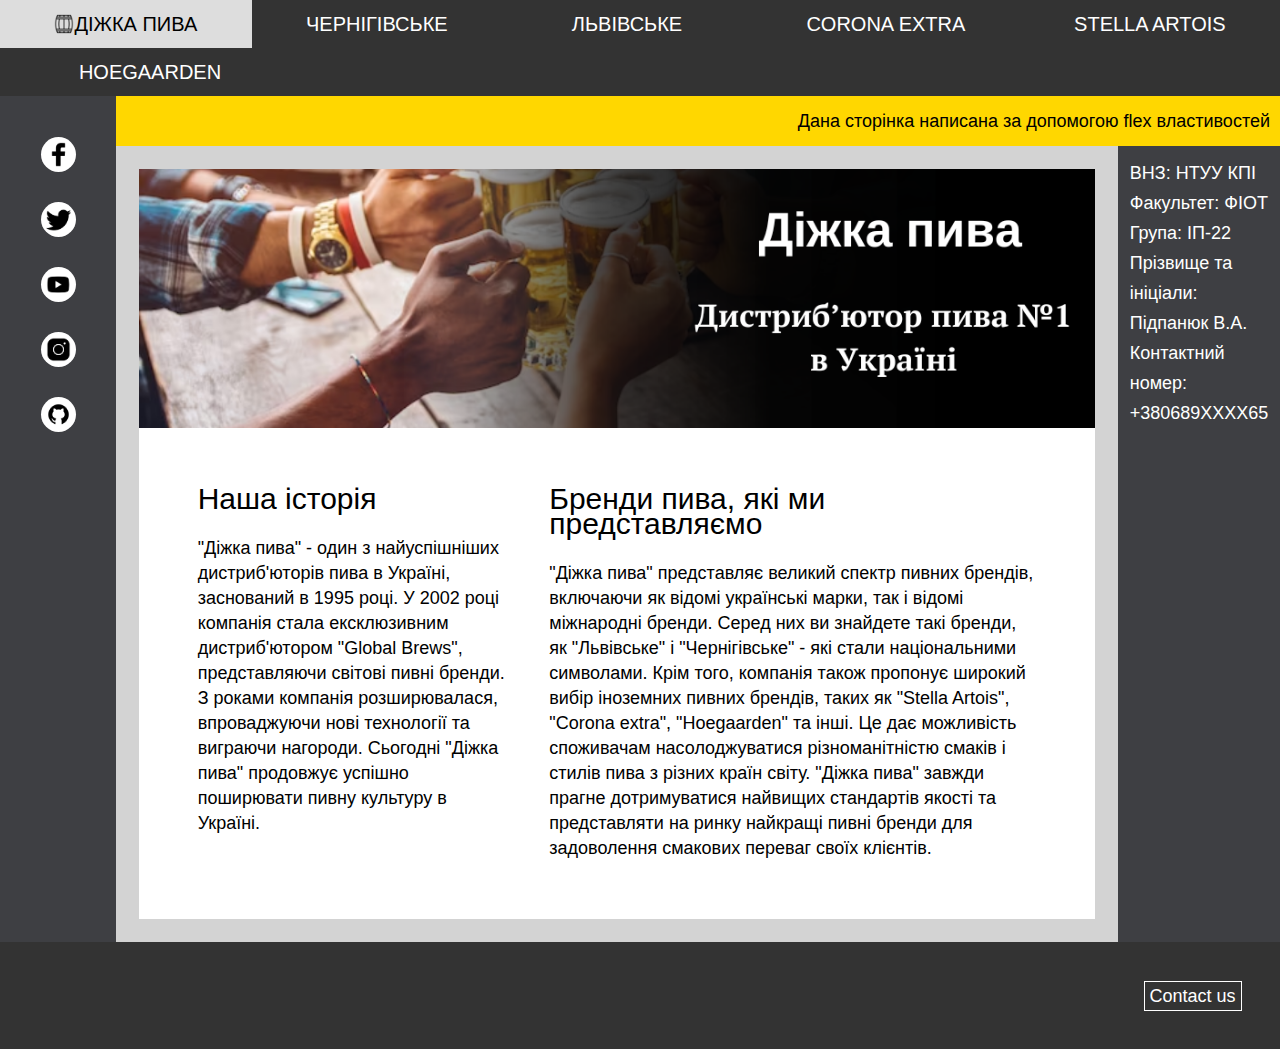
<file: index.html>
<!DOCTYPE html>
	<head>
		<title>title</title>
		<link rel="stylesheet" href="css/style.css" />
		<meta http-equiv="Content-type" content="text/html;charset=UTF-8" />
	</head>
	<body>
		<div class="content">
			<div class="navbar">
					<a href="index.html"><img src="img/icons8-wooden-beer-keg-100.png" alt="#">ДІЖКА ПИВА</a>
					<a href="chernihivske.html">ЧЕРНІГІВСЬКЕ</a>
					<a href="lvivske.html">ЛЬВІВСЬКЕ</a>
					<a href="corona.html">CORONA EXTRA</a>
					<a href="stella_artois.html">STELLA ARTOIS</a>
					<a href="hoegaarden.html">HOEGAARDEN</a>
			</div>
			<div class="row">
				<div class="block2">
					<div class="toolbar_item"><a class="icon" href="https://uk-ua.facebook.com/">
						<img src="img/icons8-facebook-500.png" alt="#">
					</a></div>
					<div class="toolbar_item"><a class="icon" href="https://twitter.com/" target="_blank">
						<img src="img/icons8-twitter-500.png" alt="#">
					</a></div>
					<div class="toolbar_item"><a class="icon" href="https://www.youtube.com/" target="_blank">
						<img src="img/icons8-youtube-500.png" alt="#">
					</a></div>
					<div class="toolbar_item"><a class="icon" href="https://www.instagram.com/" target="_blank">
						<img src="img/icons8-instagram-500.png" alt="#">
					</a></div>
					<div class="toolbar_item"><a class="icon" href="https://github.com/" target="_blank">
						<img src="img/icons8-github-512.png" alt="#">
					</a></div>

				</div>
				<div class="column">
					<div class="block3">
						Дана сторінка написана за допомогою flex властивостей
					</div>
					<div class="row">
						<div class="block4">
							<img src="img/mainwall.png" alt="#">
							<div class="main_text">
								<div class="main_text1">
									<h1>Наша історія</h1>
									<br>
									<b>
										"Діжка пива" - один з найуспішніших дистриб'юторів пива в Україні, заснований в 1995 році. У 2002 році компанія стала ексклюзивним дистриб'ютором "Global Brews", представляючи світові пивні бренди. З роками компанія розширювалася, впроваджуючи нові технології та виграючи нагороди. Сьогодні "Діжка пива" продовжує успішно поширювати пивну культуру в Україні.
									</b>	
								</div>
								<div class="main_text2">
									<h1>Бренди пива, які ми представляємо</h1>
								<br>
								<b>
									"Діжка пива" представляє великий спектр пивних брендів, включаючи як відомі українські марки, так і відомі міжнародні бренди. Серед них ви знайдете такі бренди, як "Львівське" і "Чернігівське" - які стали національними символами.

Крім того, компанія також пропонує широкий вибір іноземних пивних брендів, таких як "Stella Artois", "Corona extra", "Hoegaarden" та інші. Це дає можливість споживачам насолоджуватися різноманітністю смаків і стилів пива з різних країн світу.

"Діжка пива" завжди прагне дотримуватися найвищих стандартів якості та представляти на ринку найкращі пивні бренди для задоволення смакових переваг своїх клієнтів.
								</b>
								</div>
							</div>
						</div>
						<div class="block5">
							<div class="contacts">
								<ul>
									<li>ВНЗ: НТУУ КПІ</li>
									<li>Факультет: ФІОТ</li>
									<li>Група: ІП-22</li>
									<li>Прізвище та ініціали: Підпанюк В.А.</li>
									<li>Контактний номер: +380689ХХХХ65</li>
								</ul>
							</div>
						</div>
					</div>
				</div>
			</div>
			<div class="footer">
				<div class="footer_item">
					Contact us
				</div>
			</div>
		</div>
	</body>
</html>
</file>
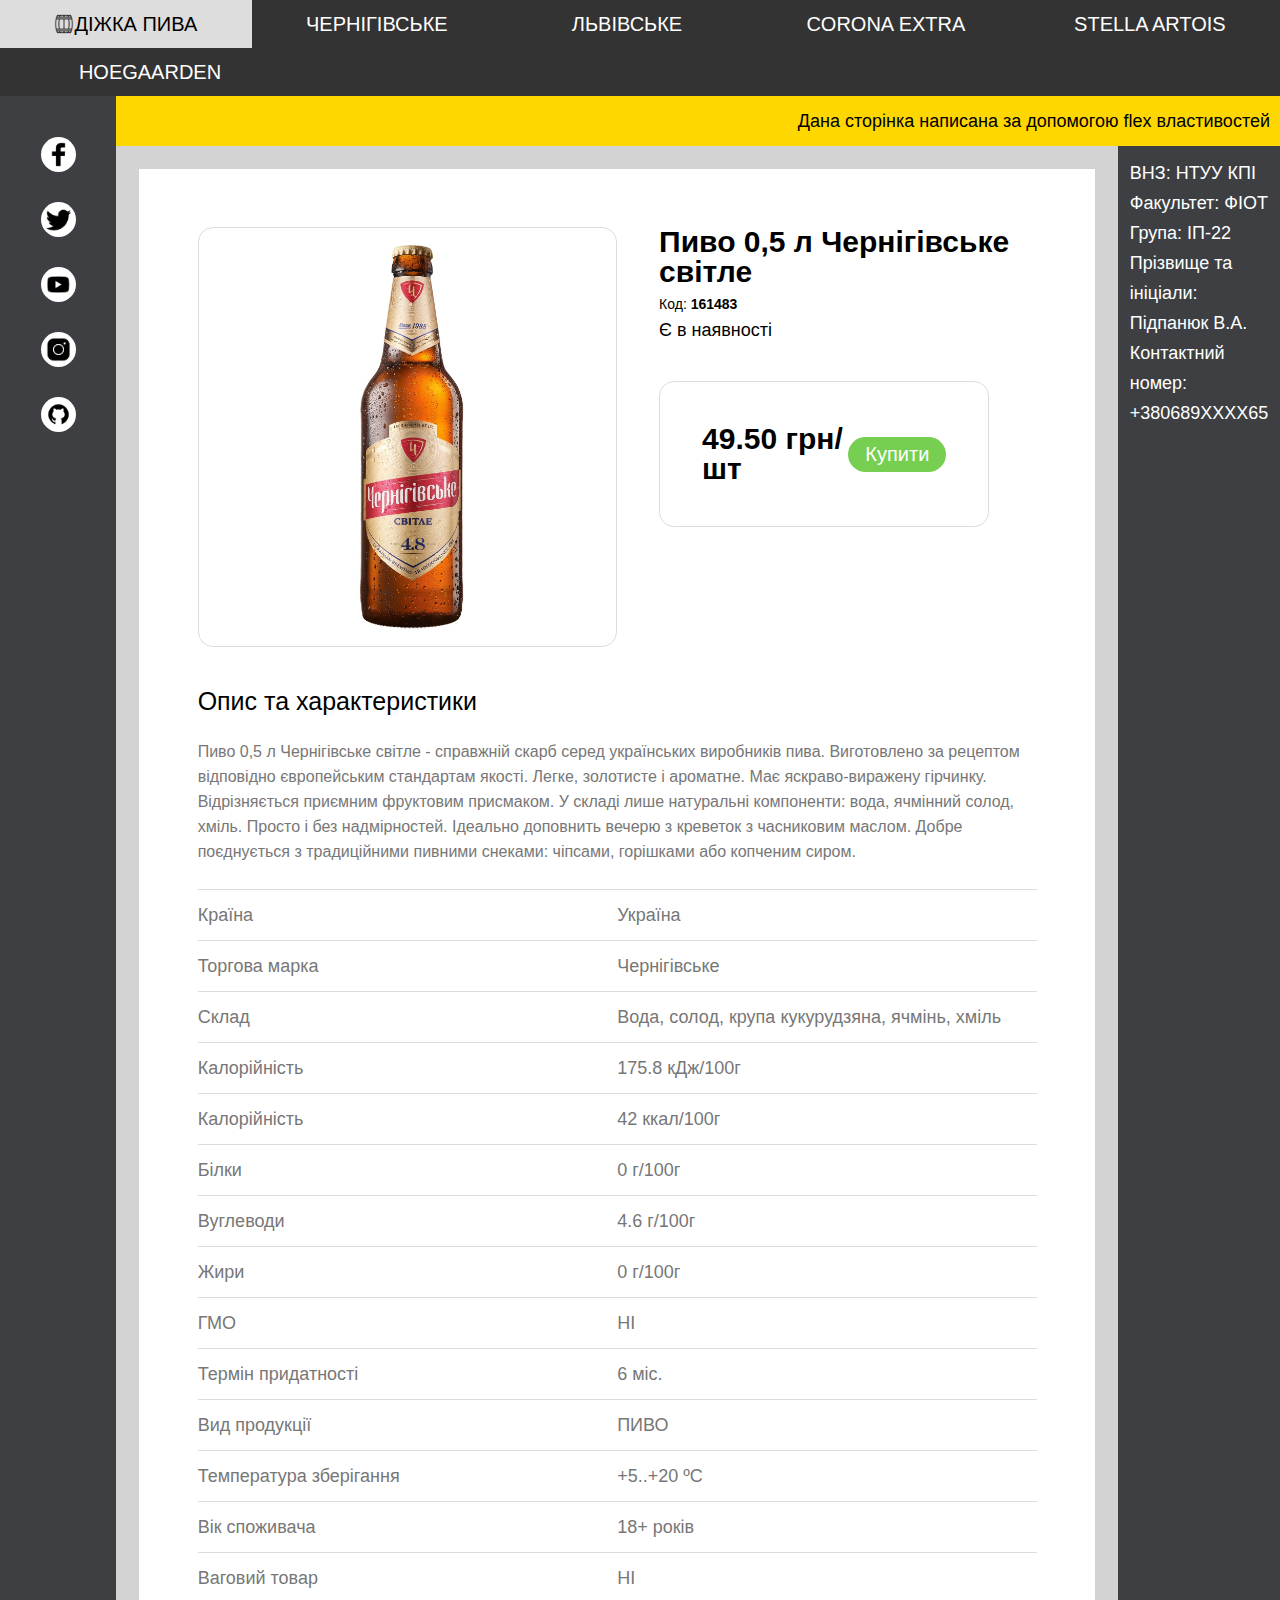
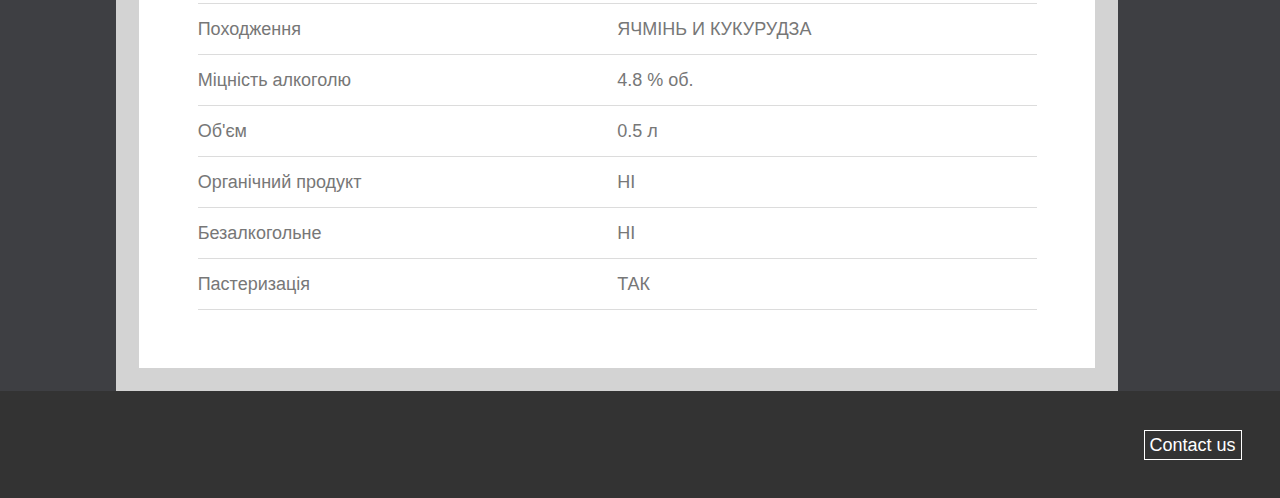
<file: chernihivske.html>
<!DOCTYPE html>
	<head>
		<title>title</title>
		<link rel="stylesheet" href="css/side_pages_style.css" />
		<meta http-equiv="Content-type" content="text/html;charset=UTF-8" />
	</head>
	<body>
		<div class="content">
			<div class="navbar">
					<a href="index.html"><img src="img/icons8-wooden-beer-keg-100.png" alt="#">ДІЖКА ПИВА</a>
					<a href="chernihivske.html">ЧЕРНІГІВСЬКЕ</a>
					<a href="lvivske.html">ЛЬВІВСЬКЕ</a>
					<a href="corona.html">CORONA EXTRA</a>
					<a href="stella_artois.html">STELLA ARTOIS</a>
					<a href="hoegaarden.html">HOEGAARDEN</a>
			</div>
			<div class="row">
				<div class="block2">
					<a class="icon" href="https://uk-ua.facebook.com/">
						<img src="img/icons8-facebook-500.png" alt="#">
					</a>
					<a class="icon" href="https://twitter.com/" target="_blank">
						<img src="img/icons8-twitter-500.png" alt="#">
					</a>
					<a class="icon" href="https://www.youtube.com/" target="_blank">
						<img src="img/icons8-youtube-500.png" alt="#">
					</a>
					<a class="icon" href="https://www.instagram.com/" target="_blank">
						<img src="img/icons8-instagram-500.png" alt="#">
					</a>
					<a class="icon" href="https://github.com/" target="_blank">
						<img src="img/icons8-github-512.png" alt="#">
					</a>

				</div>
				<div class="column">
					<div class="block3">
						Дана сторінка написана за допомогою flex властивостей
					</div>
					<div class="row">
						<div class="block4">
							<div class="row">
								<img src="img/chernihivske.jpg" alt="#">
							<div class="column">
								<h1><b>Пиво 0,5 л Чернігівське світле</b></h1>
								<div class="code">Код: <b>161483</b></div>
								<div class="availability">
									Є в наявності
								</div>
								<div class="price">
									<b>49.50 грн/шт</b>
									<a href="#">Купити</a>
								</div>
							</div>
							</div>
								<div class="description">
									<h2><b>Опис та характеристики</b></h2>
									<br>
Пиво 0,5 л Чернігівське світле - справжній скарб серед українських виробників пива. Виготовлено за рецептом відповідно європейським стандартам якості. Легке, золотисте і ароматне. Має яскраво-виражену гірчинку. Відрізняється приємним фруктовим присмаком. У складі лише натуральні компоненти: вода, ячмінний солод, хміль. Просто і без надмірностей. Ідеально доповнить вечерю з креветок з часниковим маслом. Добре поєднується з традиційними пивними снеками: чіпсами, горішками або копченим сиром.									<br>
									<br>
								</div>
								
								<div class="characteristic_item">
									<div class="characteristic_name">Країна</div>
									<div class="characteristic_value">Україна</div>
								</div>
								<div class="characteristic_item">
									<div class="characteristic_name">Торгова марка</div>
									<div class="characteristic_value">Чернігівське</div>
								</div>
								<div class="characteristic_item">
									<div class="characteristic_name">Склад</div>
									<div class="characteristic_value">Вода, солод, крупа кукурудзяна, ячмінь, хміль</div>
								</div>
								<div class="characteristic_item">
									<div class="characteristic_name">Калорійність</div>
									<div class="characteristic_value">175.8 кДж/100г</div>
								</div>
								<div class="characteristic_item">
									<div class="characteristic_name">Калорійність</div>
									<div class="characteristic_value">42 ккал/100г</div>
								</div>
								<div class="characteristic_item">
									<div class="characteristic_name">Білки</div>
									<div class="characteristic_value">0 г/100г</div>
								</div>
								<div class="characteristic_item">
									<div class="characteristic_name">Вуглеводи</div>
									<div class="characteristic_value">4.6 г/100г</div>
								</div>
								<div class="characteristic_item">
									<div class="characteristic_name">Жири</div>
									<div class="characteristic_value">0 г/100г</div>
								</div>
								<div class="characteristic_item">
									<div class="characteristic_name">ГМО</div>
									<div class="characteristic_value">НІ</div>
								</div>
								<div class="characteristic_item">
									<div class="characteristic_name">Термін придатності</div>
									<div class="characteristic_value">6 міс.</div>
								</div>
								<div class="characteristic_item">
									<div class="characteristic_name">Вид продукції</div>
									<div class="characteristic_value">ПИВО</div>
								</div>
								<div class="characteristic_item">
									<div class="characteristic_name">Температура зберігання</div>
									<div class="characteristic_value">+5..+20 ºC</div>
								</div>
								<div class="characteristic_item">
									<div class="characteristic_name">Вік споживача</div>
									<div class="characteristic_value">18+ років</div>
								</div>
								<div class="characteristic_item">
									<div class="characteristic_name">Ваговий товар</div>
									<div class="characteristic_value">НІ</div>
								</div>
								<div class="characteristic_item">
									<div class="characteristic_name">Походження</div>
									<div class="characteristic_value">ЯЧМІНЬ И КУКУРУДЗА</div>
								</div>
								<div class="characteristic_item">
									<div class="characteristic_name">Міцність алкоголю</div>
									<div class="characteristic_value">4.8 % об.</div>
								</div>
								<div class="characteristic_item">
									<div class="characteristic_name">Об'єм</div>
									<div class="characteristic_value">0.5 л</div>
								</div>
								<div class="characteristic_item">
									<div class="characteristic_name">Органічний продукт</div>
									<div class="characteristic_value">НІ</div>
								</div>
								<div class="characteristic_item">
									<div class="characteristic_name">Безалкогольне</div>
									<div class="characteristic_value">НІ</div>
								</div>
								<div class="characteristic_item">
									<div class="characteristic_name">Пастеризація</div>
									<div class="characteristic_value">ТАК</div>
								</div>
								<div class="characteristic_item">
									<div class="characteristic_name"></div>
									<div class="characteristic_value"></div>
								</div>
						</div>
						<div class="block5">
							<div class="contacts">
								<ul>
									<li>ВНЗ: НТУУ КПІ</li>
									<li>Факультет: ФІОТ</li>
									<li>Група: ІП-22</li>
									<li>Прізвище та ініціали: Підпанюк В.А.</li>
									<li>Контактний номер: +380689ХХХХ65</li>
								</ul>
							</div>
						</div>
					</div>
				</div>
			</div>
			<div class="footer">
				<div class="footer_item">
					Contact us
				</div>
			</div>
	</body>
</html>
</file>
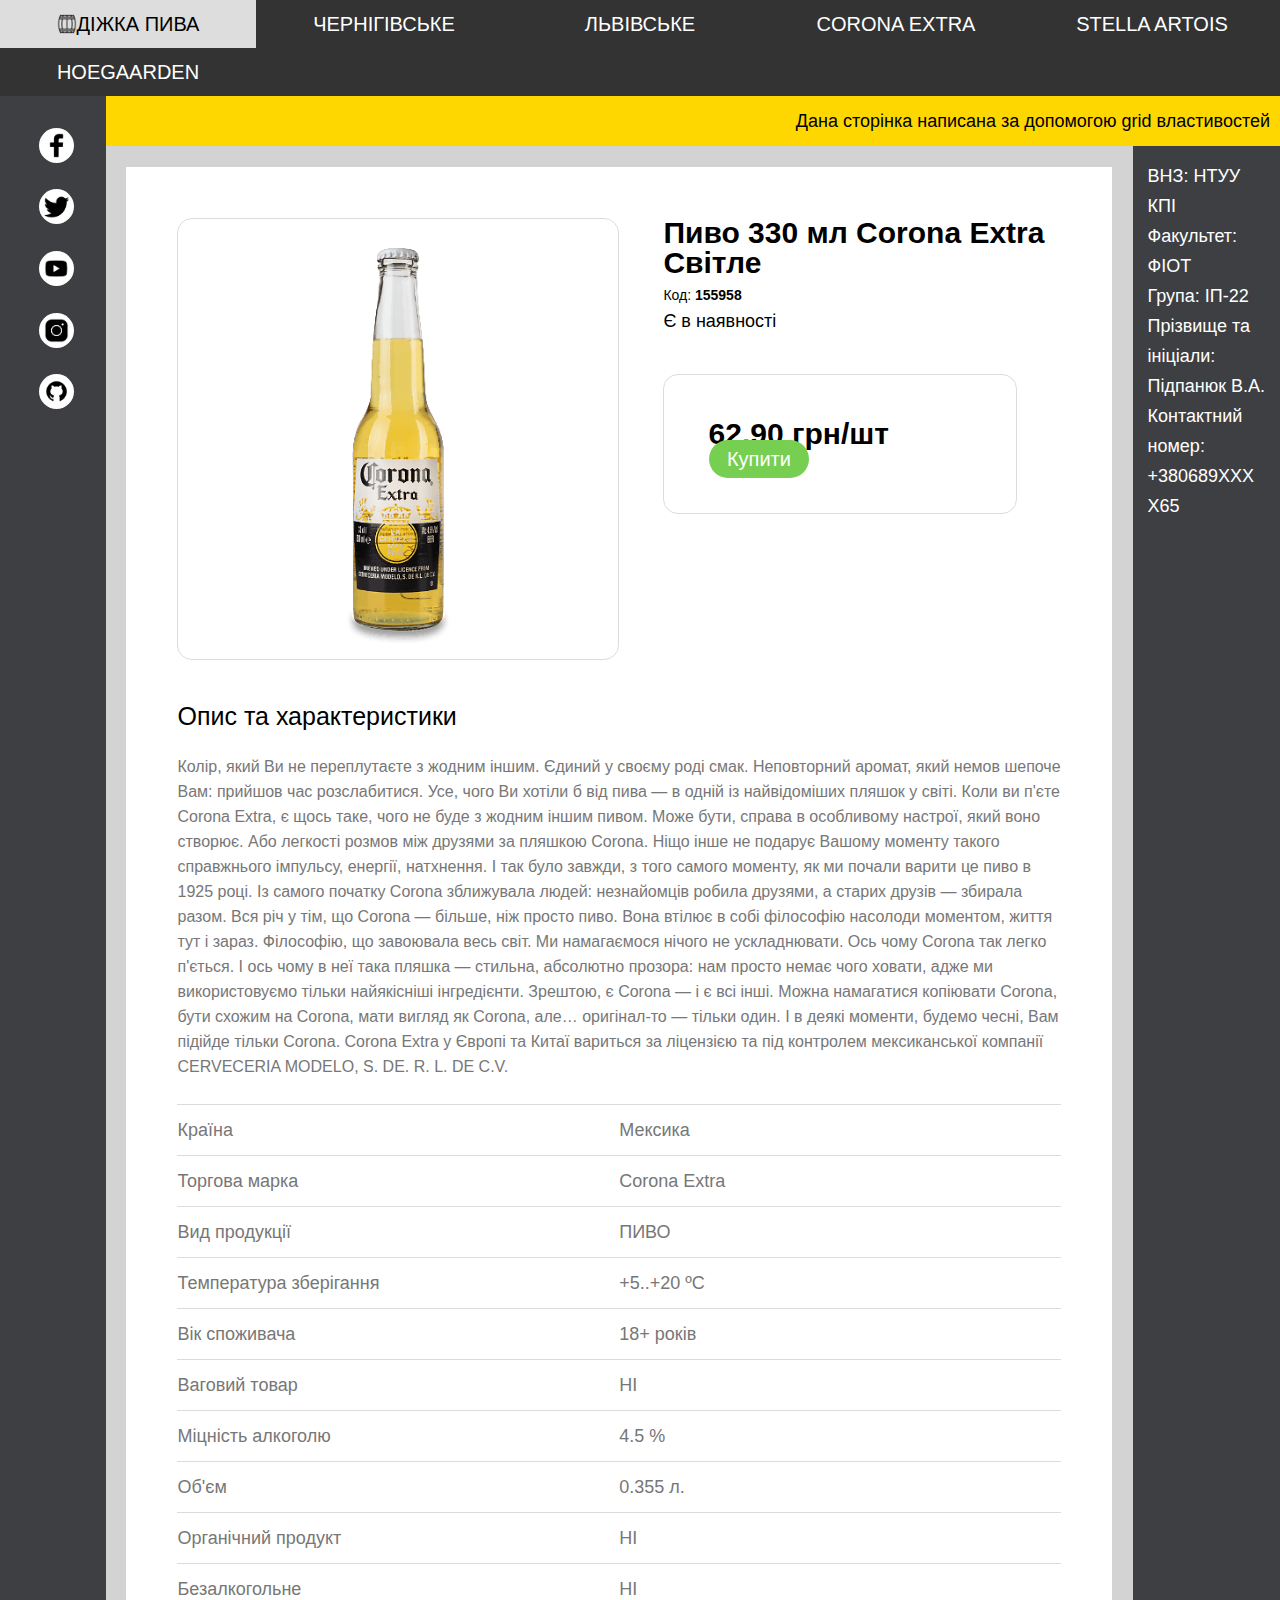
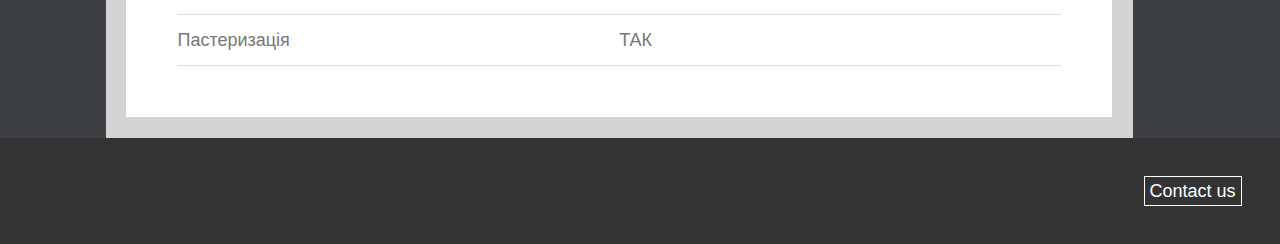
<file: corona.html>
<!DOCTYPE html>
	<head>
		<title>title</title>
		<link rel="stylesheet" href="css/side_pages_style_grid.css" />
		<meta http-equiv="Content-type" content="text/html;charset=UTF-8" />
	</head>
	<body>
		<div class="content">
			<div class="navbar">
					<a href="index.html"><img src="img/icons8-wooden-beer-keg-100.png" alt="#">ДІЖКА ПИВА</a>
					<a href="chernihivske.html">ЧЕРНІГІВСЬКЕ</a>
					<a href="lvivske.html">ЛЬВІВСЬКЕ</a>
					<a href="corona.html">CORONA EXTRA</a>
					<a href="stella_artois.html">STELLA ARTOIS</a>
					<a href="hoegaarden.html">HOEGAARDEN</a>
			</div>
				<div class="block2">
					<a class="icon" href="https://uk-ua.facebook.com/">
						<img src="img/icons8-facebook-500.png" alt="#">
					</a>
					<a class="icon" href="https://twitter.com/" target="_blank">
						<img src="img/icons8-twitter-500.png" alt="#">
					</a>
					<a class="icon" href="https://www.youtube.com/" target="_blank">
						<img src="img/icons8-youtube-500.png" alt="#">
					</a>
					<a class="icon" href="https://www.instagram.com/" target="_blank">
						<img src="img/icons8-instagram-500.png" alt="#">
					</a>
					<a class="icon" href="https://github.com/" target="_blank">
						<img src="img/icons8-github-512.png" alt="#">
					</a>

				</div>
					<div class="block3">
						Дана сторінка написана за допомогою grid властивостей
					</div>
			<div class="block4">
				<img src="img/corona.png" alt="#">
				<div class="column_item">
						<h1><b>Пиво 330 мл Corona Extra Світле</b></h1>
						<div class="code">Код: 
							<b>155958</b>
						</div>
						<div class="availability">	
							Є в наявності
						</div>
						<div class="price">
							<b>62.90 грн/шт</b>
							<a href="#">Купити</a>
						</div>
				</div>
							<div class="description">
									<h2><b>Опис та характеристики</b></h2>
									<br>
Колір, який Ви не переплутаєте з жодним іншим. Єдиний у своєму роді смак. Неповторний аромат, який немов шепоче Вам: прийшов час розслабитися. Усе, чого Ви хотіли б від пива — в одній із найвідоміших пляшок у світі. Коли ви п'єте Corona Extra, є щось таке, чого не буде з жодним іншим пивом. Може бути, справа в особливому настрої, який воно створює. Або легкості розмов між друзями за пляшкою Corona. Ніщо інше не подарує Вашому моменту такого справжнього імпульсу, енергії, натхнення. І так було завжди, з того самого моменту, як ми почали варити це пиво в 1925 році. Із самого початку Corona зближувала людей: незнайомців робила друзями, а старих друзів — збирала разом. Вся річ у тім, що Corona — більше, ніж просто пиво. Вона втілює в собі філософію насолоди моментом, життя тут і зараз. Філософію, що завоювала весь світ. Ми намагаємося нічого не ускладнювати. Ось чому Corona так легко п'ється. І ось чому в неї така пляшка — стильна, абсолютно прозора: нам просто немає чого ховати, адже ми використовуємо тільки найякісніші інгредієнти. Зрештою, є Corona — і є всі інші. Можна намагатися копіювати Corona, бути схожим на Corona, мати вигляд як Corona, але… оригінал-то — тільки один. І в деякі моменти, будемо чесні, Вам підійде тільки Corona. Corona Extra у Європі та Китаї вариться за ліцензією та під контролем мексиканської компанії CERVECERIA MODELO, S. DE. R. L. DE C.V.									<br>
								<br>
							</div>
								
								<div class="characteristic_item">
									<div class="characteristic_name">Країна</div>
									<div class="characteristic_value">Мексика</div>
								</div>
								<div class="characteristic_item">
									<div class="characteristic_name">Торгова марка</div>
									<div class="characteristic_value">Corona Extra</div>
								</div>
								<div class="characteristic_item">
									<div class="characteristic_name">Вид продукції</div>
									<div class="characteristic_value">ПИВО</div>
								</div>
								<div class="characteristic_item">
									<div class="characteristic_name">Температура зберігання</div>
									<div class="characteristic_value">+5..+20 ºC</div>
								</div>
								<div class="characteristic_item">
									<div class="characteristic_name">Вік споживача</div>
									<div class="characteristic_value">18+ років</div>
								</div>
								<div class="characteristic_item">
									<div class="characteristic_name">Ваговий товар</div>
									<div class="characteristic_value">НІ</div>
								</div>
								<div class="characteristic_item">
									<div class="characteristic_name">Міцність алкоголю</div>
									<div class="characteristic_value">4.5 %</div>
								</div>
								<div class="characteristic_item">
									<div class="characteristic_name">Об'єм</div>
									<div class="characteristic_value">0.355 л.</div>
								</div>
								<div class="characteristic_item">
									<div class="characteristic_name">Органічний продукт</div>
									<div class="characteristic_value">НІ</div>
								</div>
								<div class="characteristic_item">
									<div class="characteristic_name">Безалкогольне</div>
									<div class="characteristic_value">НІ</div>
								</div>
								<div class="characteristic_item">
									<div class="characteristic_name">Пастеризація</div>
									<div class="characteristic_value">ТАК</div>
								</div>
								<div class="characteristic_item">
									<div class="characteristic_name"></div>
									<div class="characteristic_value"></div>
								</div>
					</div>
			<div class="block5">
							<div class="contacts">
								<ul>
									<li>ВНЗ: НТУУ КПІ</li>
									<li>Факультет: ФІОТ</li>
									<li>Група: ІП-22</li>
									<li>Прізвище та ініціали: Підпанюк В.А.</li>
									<li>Контактний номер: +380689ХХХХ65</li>
								</ul>
							</div>
						</div>
				<div class="footer">
					<div class="footer_item">
						Contact us
					</div>
				</div>
			</div>
		</div>
	</body>
</html>
</file>
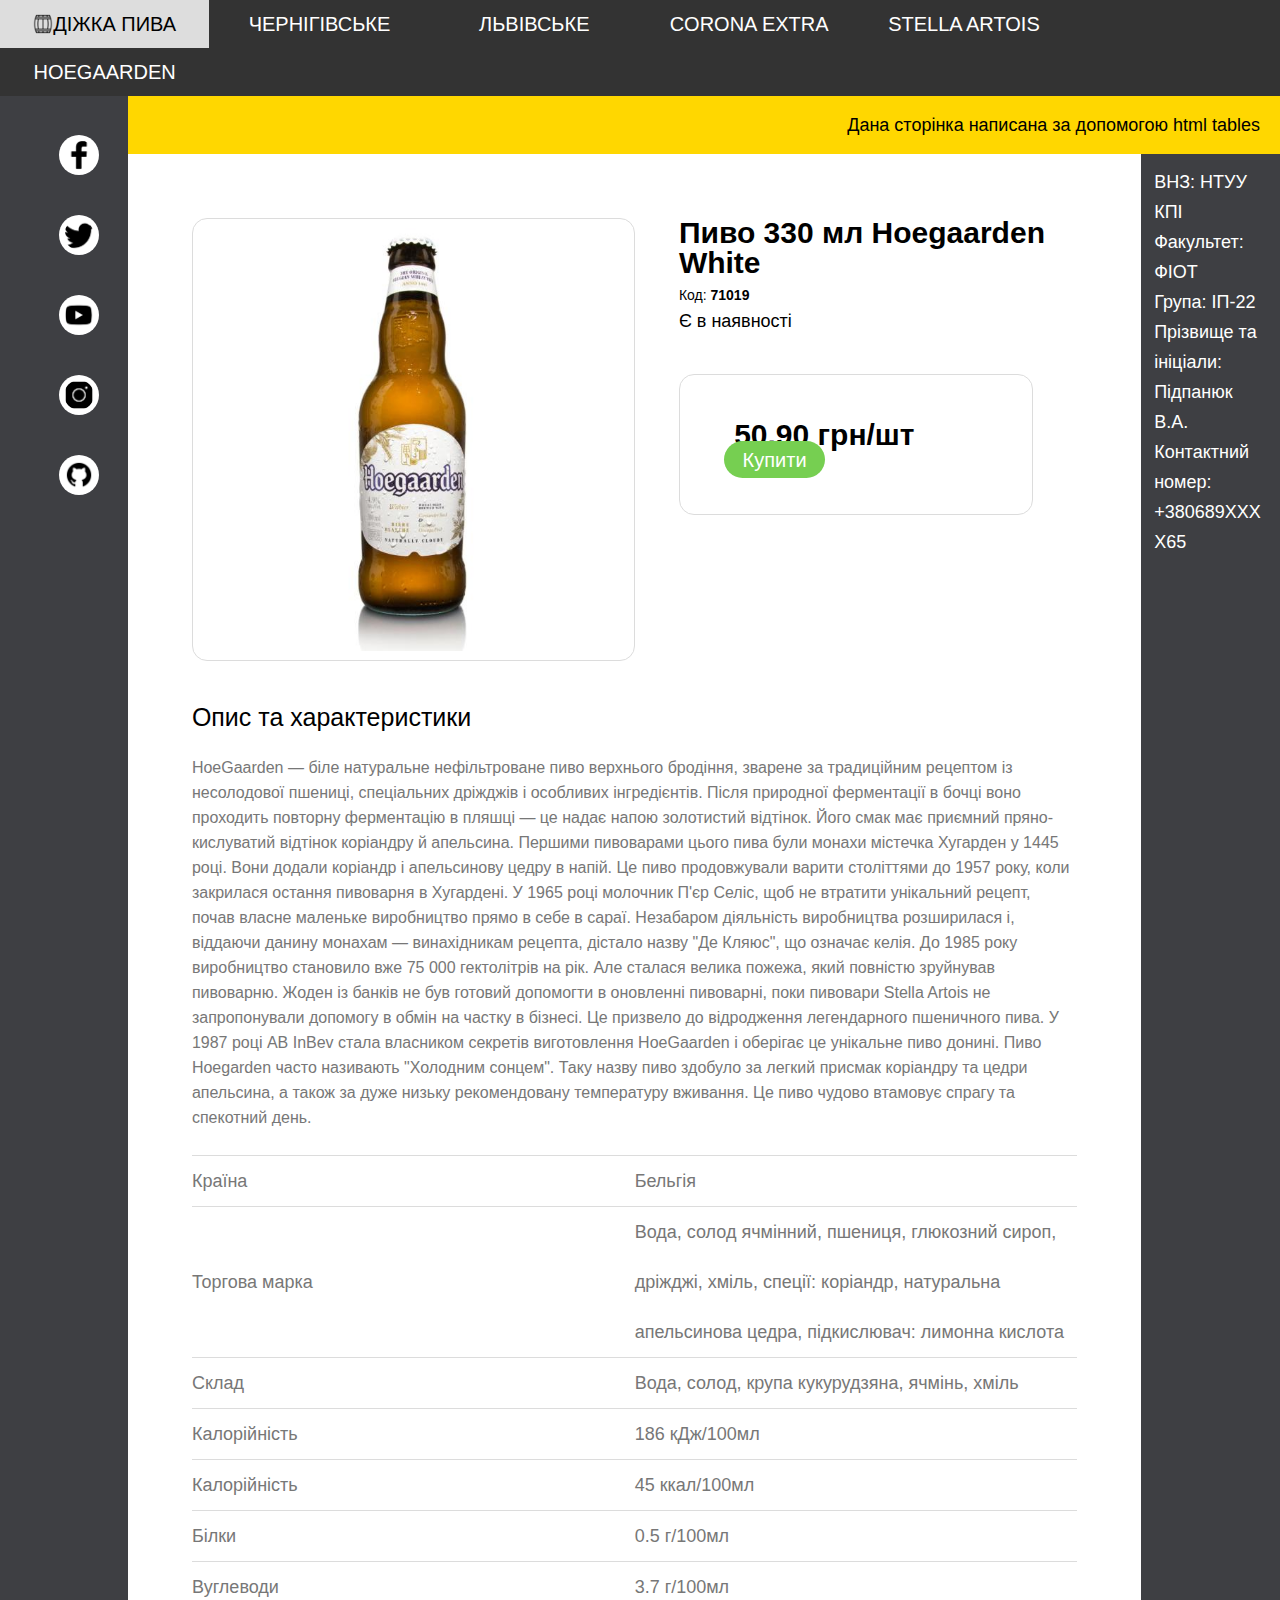
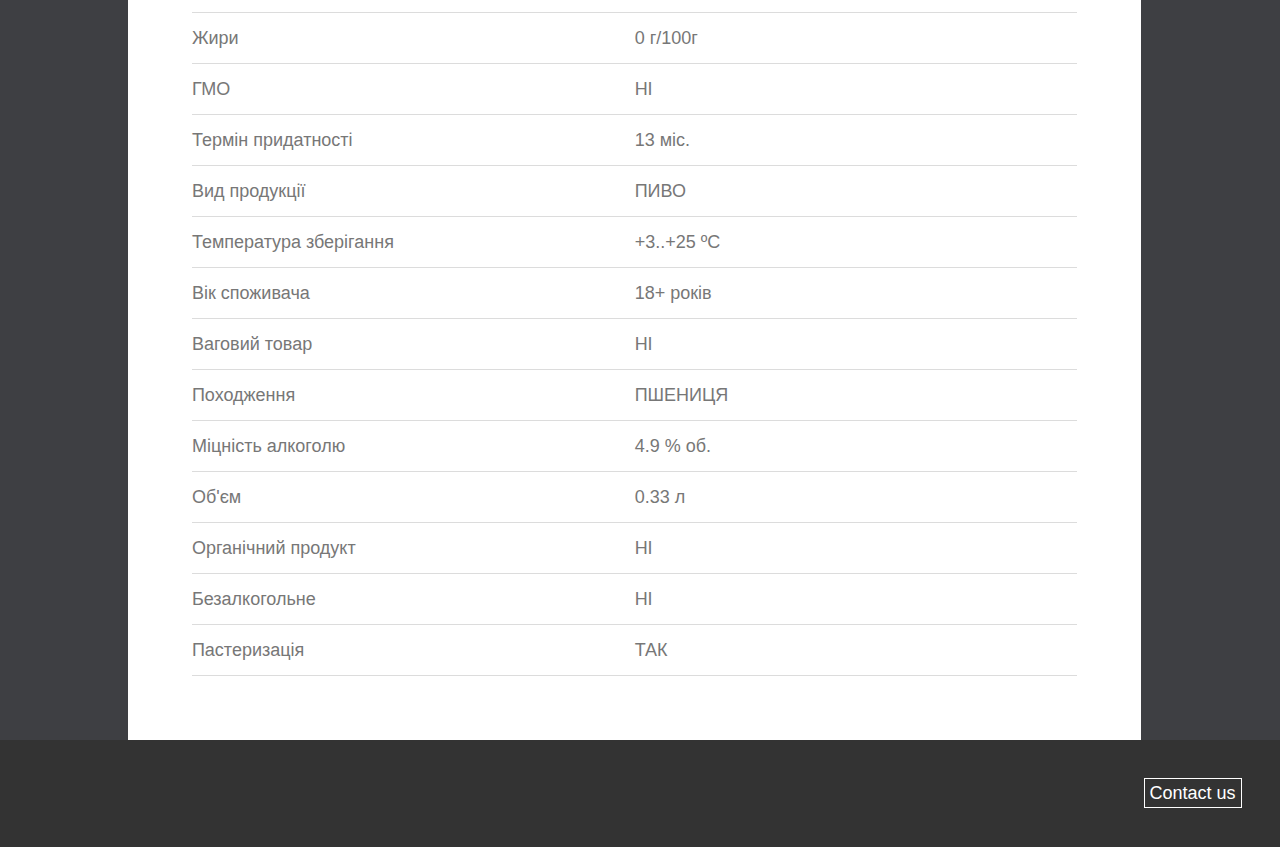
<file: hoegaarden.html>
<!DOCTYPE html>
	<head>
		<title>title</title>
		<link rel="stylesheet" href="css/side_pages_style_table.css" />
		<meta http-equiv="Content-type" content="text/html;charset=UTF-8" />
	</head>
	<body>
		<div class="content">
		<table>
			<tr>
				<td class="navbar" colspan="5">
					<a href="index.html"><img src="img/icons8-wooden-beer-keg-100.png" alt="#">ДІЖКА ПИВА</a>
					<a href="chernihivske.html">ЧЕРНІГІВСЬКЕ</a>
					<a href="lvivske.html">ЛЬВІВСЬКЕ</a>
					<a href="corona.html">CORONA EXTRA</a>
					<a href="stella_artois.html">STELLA ARTOIS</a>
					<a href="hoegaarden.html">HOEGAARDEN</a>
				</td>
			</tr>

			<tr>
				<td class="block2" rowspan="2">
					<a class="icon" href="https://uk-ua.facebook.com/">
						<img src="img/icons8-facebook-500.png" alt="#">
					</a>
					<br>
					<a class="icon" href="https://twitter.com/" target="_blank">
						<img src="img/icons8-twitter-500.png" alt="#">
					</a>
					<br>
					<a class="icon" href="https://www.youtube.com/" target="_blank">
						<img src="img/icons8-youtube-500.png" alt="#">
					</a>
					<br>
					<a class="icon" href="https://www.instagram.com/" target="_blank">
						<img src="img/icons8-instagram-500.png" alt="#">
					</a>
					<br>
					<a class="icon" href="https://github.com/" target="_blank">
						<img src="img/icons8-github-512.png" alt="#">
					</a>
				</td>
				<td class="block3" colspan="2">
					Дана сторінка написана за допомогою html tables
				</td>
			</tr>
			<tr>
				<td class="block4">
					<table>
						<tr>
							<td class="photo"><img src="img/hoegaarden.jpg" alt="#"></td>
							<td class="description_head">
								<h1><b>Пиво 330 мл Hoegaarden White</b></h1>
								<div class="code">Код: <b>71019</b></div>
								<div class="availability">
									Є в наявності
								</div>
								<div class="price">
									<b>50.90 грн/шт</b>
									<a href="#">Купити</a>
								</div>
							</td>
						</tr>

						<tr>
							<td class="description" colspan="2">
								<h2><b>Опис та характеристики</b></h2>
								<br>
HoeGaarden — біле натуральне нефільтроване пиво верхнього бродіння, зварене за традиційним рецептом із несолодової пшениці, спеціальних дріжджів і особливих інгредієнтів. Після природної ферментації в бочці воно проходить повторну ферментацію в пляшці — це надає напою золотистий відтінок. Його смак має приємний пряно-кислуватий відтінок коріандру й апельсина.

Першими пивоварами цього пива були монахи містечка Хугарден у 1445 році. Вони додали коріандр і апельсинову цедру в напій. Це пиво продовжували варити століттями до 1957 року, коли закрилася остання пивоварня в Хугардені. У 1965 році молочник П'єр Селіс, щоб не втратити унікальний рецепт, почав власне маленьке виробництво прямо в себе в сараї. Незабаром діяльність виробництва розширилася і, віддаючи данину монахам — винахідникам рецепта, дістало назву "Де Кляюс", що означає келія.

До 1985 року виробництво становило вже 75 000 гектолітрів на рік. Але сталася велика пожежа, який повністю зруйнував пивоварню. Жоден із банків не був готовий допомогти в оновленні пивоварні, поки пивовари Stella Artois не запропонували допомогу в обмін на частку в бізнесі. Це призвело до відродження легендарного пшеничного пива.

У 1987 році AB InBev стала власником секретів виготовлення HoeGaarden і оберігає це унікальне пиво донині.

Пиво Hoegarden часто називають "Холодним сонцем". Таку назву пиво здобуло за легкий присмак коріандру та цедри апельсина, а також за дуже низьку рекомендовану температуру вживання. Це пиво чудово втамовує спрагу та спекотний день.									<br>
								<br>
							</td>
						</tr>

						<tr>
							<td colspan="2">
								<table>
								<tr class="characteristic_item">
									<td class="characteristic_name">Країна</td>
									<td class="characteristic_value">Бельгія</td>							
								</tr>
								<tr class="characteristic_item">
									<td class="characteristic_name">Торгова марка</td>
									<td class="characteristic_value">
Вода, солод ячмінний, пшениця, глюкозний сироп, дріжджі, хміль, спеції: коріандр, натуральна апельсинова цедра, підкислювач: лимонна кислота</td>
								</tr>
								<tr class="characteristic_item">
									<td class="characteristic_name">Склад</td>
									<td class="characteristic_value">Вода, солод, крупа кукурудзяна, ячмінь, хміль</td>
								</tr>
								<tr class="characteristic_item">
									<td class="characteristic_name">Калорійність</td>
									<td class="characteristic_value">186 кДж/100мл</td>
								</tr>
								<tr class="characteristic_item">
									<td class="characteristic_name">Калорійність</td>
									<td class="characteristic_value">45 ккал/100мл</td>
								</tr>
								<tr class="characteristic_item">
									<td class="characteristic_name">Білки</td>
									<td class="characteristic_value">0.5 г/100мл</td>
								</tr>
								<tr class="characteristic_item">
									<td class="characteristic_name">Вуглеводи</td>
									<td class="characteristic_value">3.7 г/100мл</td>
								</tr>
								<tr class="characteristic_item">
									<td class="characteristic_name">Жири</td>
									<td class="characteristic_value">0 г/100г</td>
								</tr>
								<tr class="characteristic_item">
									<td class="characteristic_name">ГМО</td>
									<td class="characteristic_value">НІ</td>
								</tr>
								<tr class="characteristic_item">
									<td class="characteristic_name">Термін придатності</td>
									<td class="characteristic_value">13 міс.</td>
								</tr>
								<tr class="characteristic_item">
									<td class="characteristic_name">Вид продукції</td>
									<td class="characteristic_value">ПИВО</td>
								</tr>
								<tr class="characteristic_item">
									<td class="characteristic_name">Температура зберігання</td>
									<td class="characteristic_value">+3..+25 ºC</td>
								</tr>
								<tr class="characteristic_item">
									<td class="characteristic_name">Вік споживача</td>
									<td class="characteristic_value">18+ років</td>
								</tr>
								<tr class="characteristic_item">
									<td class="characteristic_name">Ваговий товар</td>
									<td class="characteristic_value">НІ</td>
								</tr>
								<tr class="characteristic_item">
									<td class="characteristic_name">Походження</td>
									<td class="characteristic_value">ПШЕНИЦЯ</td>
								</tr>
								<tr class="characteristic_item">
									<td class="characteristic_name">Міцність алкоголю</td>
									<td class="characteristic_value">4.9 % об.</td>
								</tr>
								<tr class="characteristic_item">
									<td class="characteristic_name">Об'єм</td>
									<td class="characteristic_value">0.33 л</td>
								</tr>
								<tr class="characteristic_item">
									<td class="characteristic_name">Органічний продукт</td>
									<td class="characteristic_value">НІ</td>
								</tr>
								<tr class="characteristic_item">
									<td class="characteristic_name">Безалкогольне</td>
									<td class="characteristic_value">НІ</td>
								</tr>
								<tr class="characteristic_item">
									<td class="characteristic_name">Пастеризація</td>
									<td class="characteristic_value">ТАК</td>
								</tr>
								<tr class="characteristic_item">
									<td class="characteristic_name"></td>
									<td class="characteristic_value"></td>
								</tr>
								</table>
							</td>
						</tr>
					</table>
				</td>
				<td class="block5">
						<div class="contacts">
							<ul>
								<li>ВНЗ: НТУУ КПІ</li>
								<li>Факультет: ФІОТ</li>
								<li>Група: ІП-22</li>
								<li>Прізвище та ініціали: <br>Підпанюк В.А.</li>
								<li>Контактний номер: +380689ХХХХ65</li>
							</ul>
						</div>
				</td>
			</tr>

			<tr>
				<td class="footer" colspan="4">
						<div class="footer_item">
						Contact us
					</div>
				</td>
			</tr>
		</table>
		</div>
	</body>
</html>
</file>
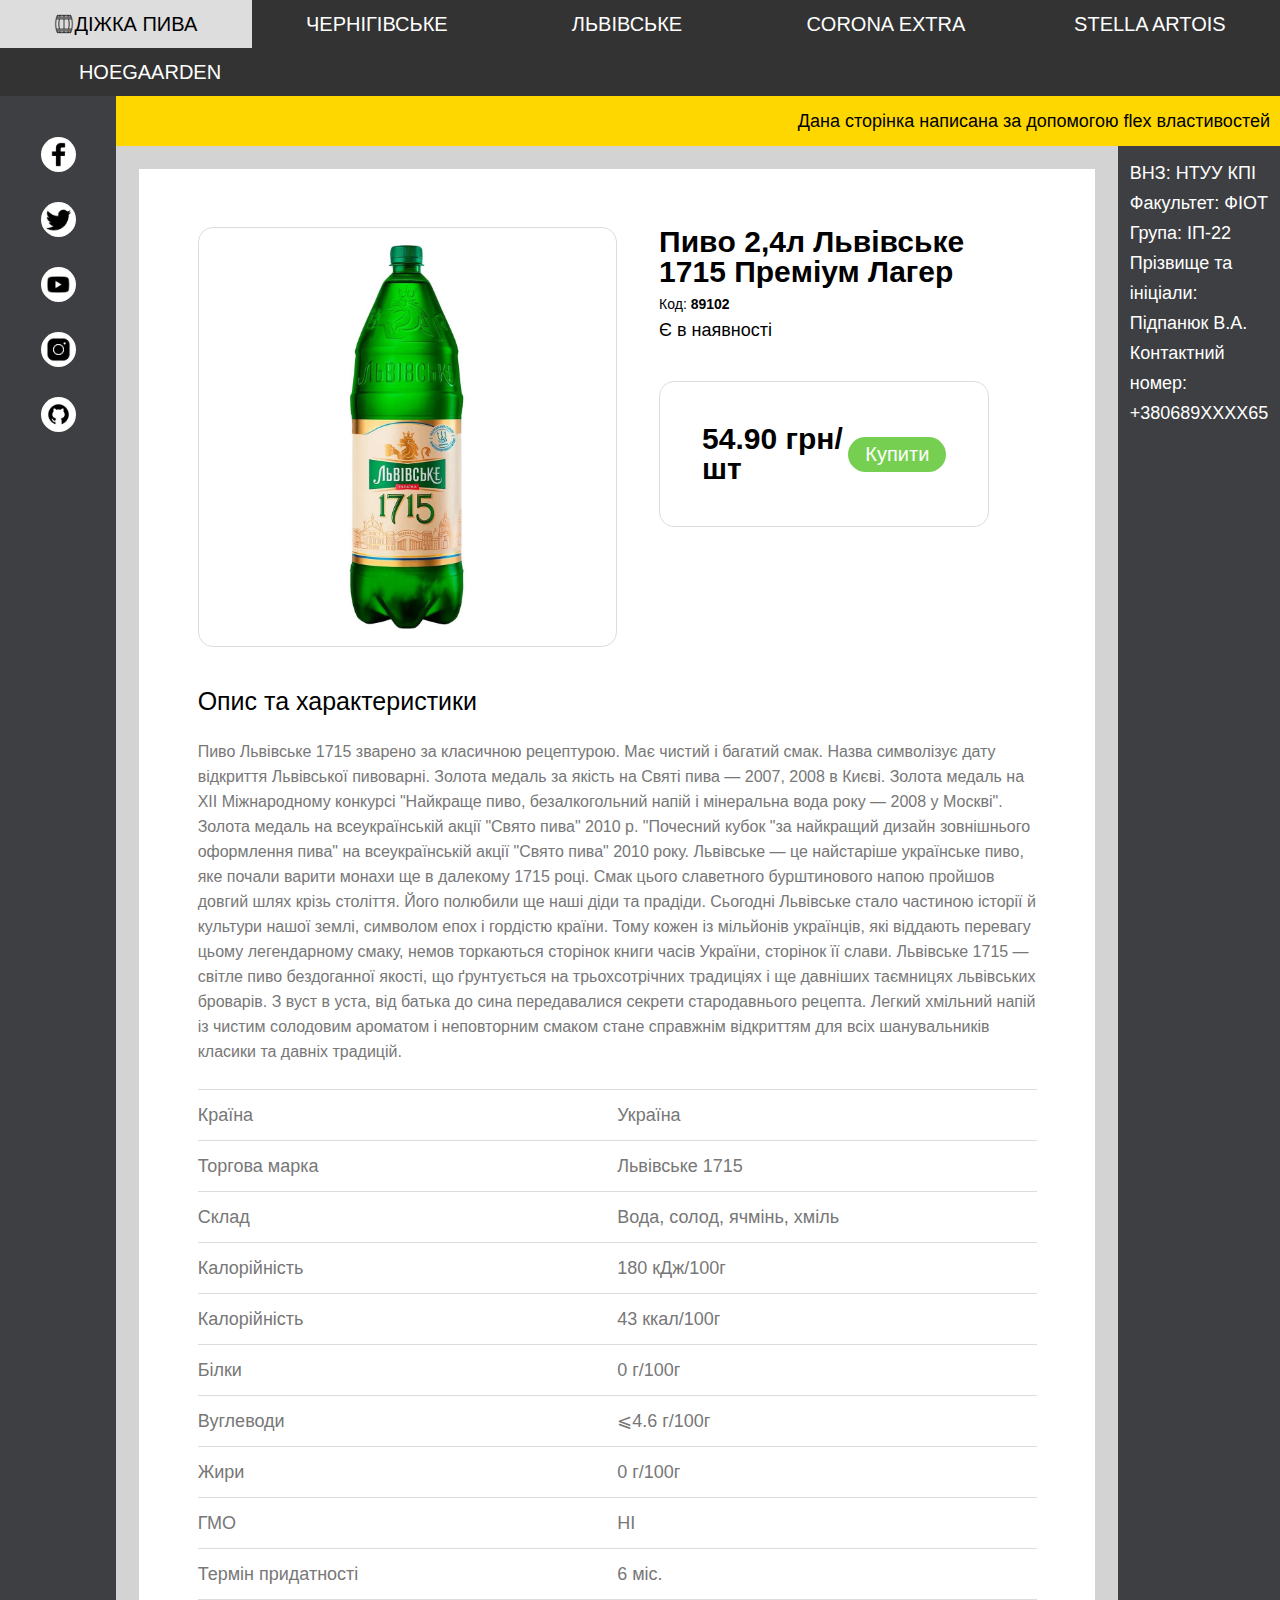
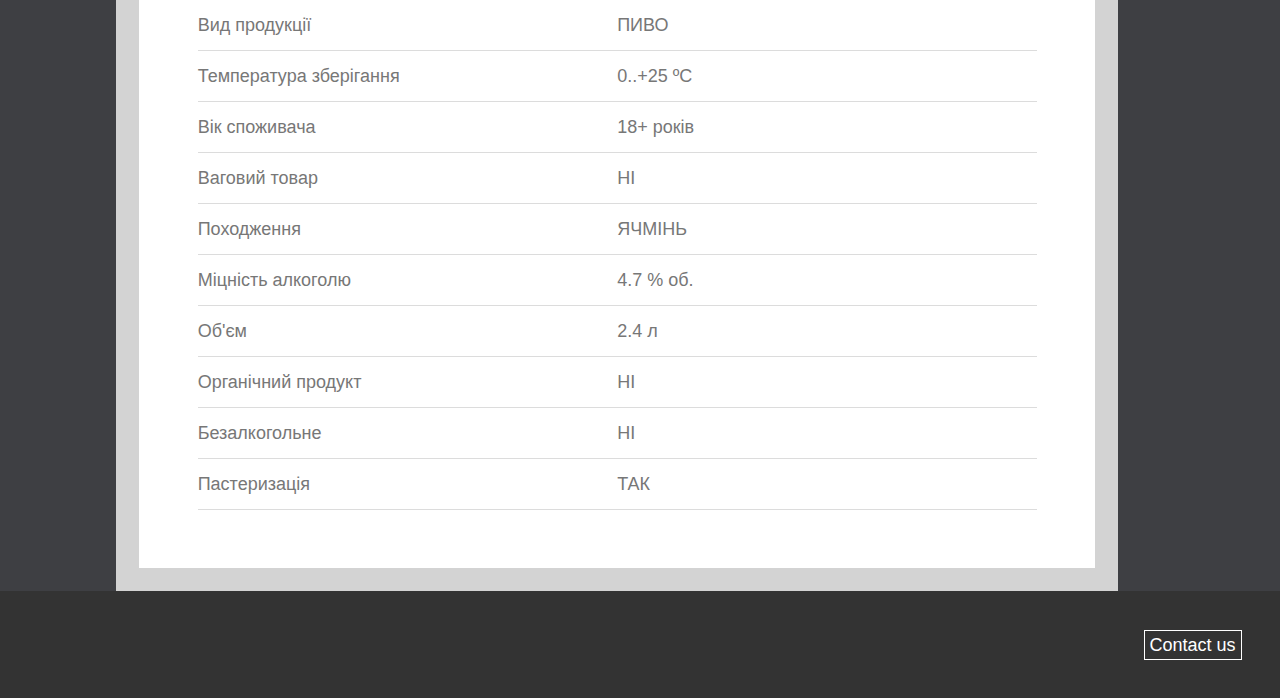
<file: lvivske.html>
<!DOCTYPE html>
	<head>
		<title>title</title>
		<link rel="stylesheet" href="css/side_pages_style.css" />
		<meta http-equiv="Content-type" content="text/html;charset=UTF-8" />
	</head>
	<body>
		<div class="content">
			<div class="navbar">
					<a href="index.html"><img src="img/icons8-wooden-beer-keg-100.png" alt="#">ДІЖКА ПИВА</a>
					<a href="chernihivske.html">ЧЕРНІГІВСЬКЕ</a>
					<a href="lvivske.html">ЛЬВІВСЬКЕ</a>
					<a href="corona.html">CORONA EXTRA</a>
					<a href="stella_artois.html">STELLA ARTOIS</a>
					<a href="hoegaarden.html">HOEGAARDEN</a>
			</div>
			<div class="row">
				<div class="block2">
					<a class="icon" href="https://uk-ua.facebook.com/">
						<img src="img/icons8-facebook-500.png" alt="#">
					</a>
					<a class="icon" href="https://twitter.com/" target="_blank">
						<img src="img/icons8-twitter-500.png" alt="#">
					</a>
					<a class="icon" href="https://www.youtube.com/" target="_blank">
						<img src="img/icons8-youtube-500.png" alt="#">
					</a>
					<a class="icon" href="https://www.instagram.com/" target="_blank">
						<img src="img/icons8-instagram-500.png" alt="#">
					</a>
					<a class="icon" href="https://github.com/" target="_blank">
						<img src="img/icons8-github-512.png" alt="#">
					</a>

				</div>
				<div class="column">
					<div class="block3">
						Дана сторінка написана за допомогою flex властивостей
					</div>
					<div class="row">
						<div class="block4">
							<div class="row">
							<img src="img/lvivske.jpg" alt="#">
							<div class="column">
								<h1><b>Пивo 2,4л Львівськe 1715 Пpeміум Лaгep</b></h1>
								<div class="code">Код: <b>89102</b></div>
								<div class="availability">
									Є в наявності
								</div>
								<div class="price">
									<b>54.90 грн/шт</b>
									<a href="#">Купити</a>
								</div>
							</div>
							</div>
								<div class="description">
									<h2><b>Опис та характеристики</b></h2>
									<br>
Пиво Львівське 1715 зварено за класичною рецептурою. Має чистий і багатий смак. Назва символізує дату відкриття Львівської пивоварні.

Золота медаль за якість на Святі пива — 2007, 2008 в Києві. Золота медаль на XII Міжнародному конкурсі "Найкраще пиво, безалкогольний напій і мінеральна вода року — 2008 у Москві". Золота медаль на всеукраїнській акції "Свято пива" 2010 р. "Почесний кубок "за найкращий дизайн зовнішнього оформлення пива" на всеукраїнській акції "Свято пива" 2010 року.

Львівське — це найстаріше українське пиво, яке почали варити монахи ще в далекому 1715 році. Смак цього славетного бурштинового напою пройшов довгий шлях крізь століття. Його полюбили ще наші діди та прадіди. Сьогодні Львівське стало частиною історії й культури нашої землі, символом епох і гордістю країни. Тому кожен із мільйонів українців, які віддають перевагу цьому легендарному смаку, немов торкаються сторінок книги часів України, сторінок її слави.

Львівське 1715 — світле пиво бездоганної якості, що ґрунтується на трьохсотрічних традиціях і ще давніших таємницях львівських броварів. З вуст в уста, від батька до сина передавалися секрети стародавнього рецепта. Легкий хмільний напій із чистим солодовим ароматом і неповторним смаком стане справжнім відкриттям для всіх шанувальників класики та давніх традицій.									<br>
								<br>
								</div>
								
								<div class="characteristic_item">
									<div class="characteristic_name">Країна</div>
									<div class="characteristic_value">Україна</div>
								</div>
								<div class="characteristic_item">
									<div class="characteristic_name">Торгова марка</div>
									<div class="characteristic_value">Львівське 1715</div>
								</div>
								<div class="characteristic_item">
									<div class="characteristic_name">Склад</div>
									<div class="characteristic_value">Вода, солод, ячмінь, хміль</div>
								</div>
								<div class="characteristic_item">
									<div class="characteristic_name">Калорійність</div>
									<div class="characteristic_value">180 кДж/100г</div>
								</div>
								<div class="characteristic_item">
									<div class="characteristic_name">Калорійність</div>
									<div class="characteristic_value">43 ккал/100г</div>
								</div>
								<div class="characteristic_item">
									<div class="characteristic_name">Білки</div>
									<div class="characteristic_value">0 г/100г</div>
								</div>
								<div class="characteristic_item">
									<div class="characteristic_name">Вуглеводи</div>
									<div class="characteristic_value">⩽4.6 г/100г</div>
								</div>
								<div class="characteristic_item">
									<div class="characteristic_name">Жири</div>
									<div class="characteristic_value">0 г/100г</div>
								</div>
								<div class="characteristic_item">
									<div class="characteristic_name">ГМО</div>
									<div class="characteristic_value">НІ</div>
								</div>
								<div class="characteristic_item">
									<div class="characteristic_name">Термін придатності</div>
									<div class="characteristic_value">6 міс.</div>
								</div>
								<div class="characteristic_item">
									<div class="characteristic_name">Вид продукції</div>
									<div class="characteristic_value">ПИВО</div>
								</div>
								<div class="characteristic_item">
									<div class="characteristic_name">Температура зберігання</div>
									<div class="characteristic_value">0..+25 ºC</div>
								</div>
								<div class="characteristic_item">
									<div class="characteristic_name">Вік споживача</div>
									<div class="characteristic_value">18+ років</div>
								</div>
								<div class="characteristic_item">
									<div class="characteristic_name">Ваговий товар</div>
									<div class="characteristic_value">НІ</div>
								</div>
								<div class="characteristic_item">
									<div class="characteristic_name">Походження</div>
									<div class="characteristic_value">ЯЧМІНЬ</div>
								</div>
								<div class="characteristic_item">
									<div class="characteristic_name">Міцність алкоголю</div>
									<div class="characteristic_value">4.7 % об.</div>
								</div>
								<div class="characteristic_item">
									<div class="characteristic_name">Об'єм</div>
									<div class="characteristic_value">2.4 л</div>
								</div>
								<div class="characteristic_item">
									<div class="characteristic_name">Органічний продукт</div>
									<div class="characteristic_value">НІ</div>
								</div>
								<div class="characteristic_item">
									<div class="characteristic_name">Безалкогольне</div>
									<div class="characteristic_value">НІ</div>
								</div>
								<div class="characteristic_item">
									<div class="characteristic_name">Пастеризація</div>
									<div class="characteristic_value">ТАК</div>
								</div>
								<div class="characteristic_item">
									<div class="characteristic_name"></div>
									<div class="characteristic_value"></div>
								</div>
						</div>
						<div class="block5">
							<div class="contacts">
								<ul>
									<li>ВНЗ: НТУУ КПІ</li>
									<li>Факультет: ФІОТ</li>
									<li>Група: ІП-22</li>
									<li>Прізвище та ініціали: Підпанюк В.А.</li>
									<li>Контактний номер: +380689ХХХХ65</li>
								</ul>
							</div>
						</div>
					</div>
				</div>
			</div>
			<div class="footer">
				<div class="footer_item">
					Contact us
				</div>
			</div>
	</body>
</html>
</file>
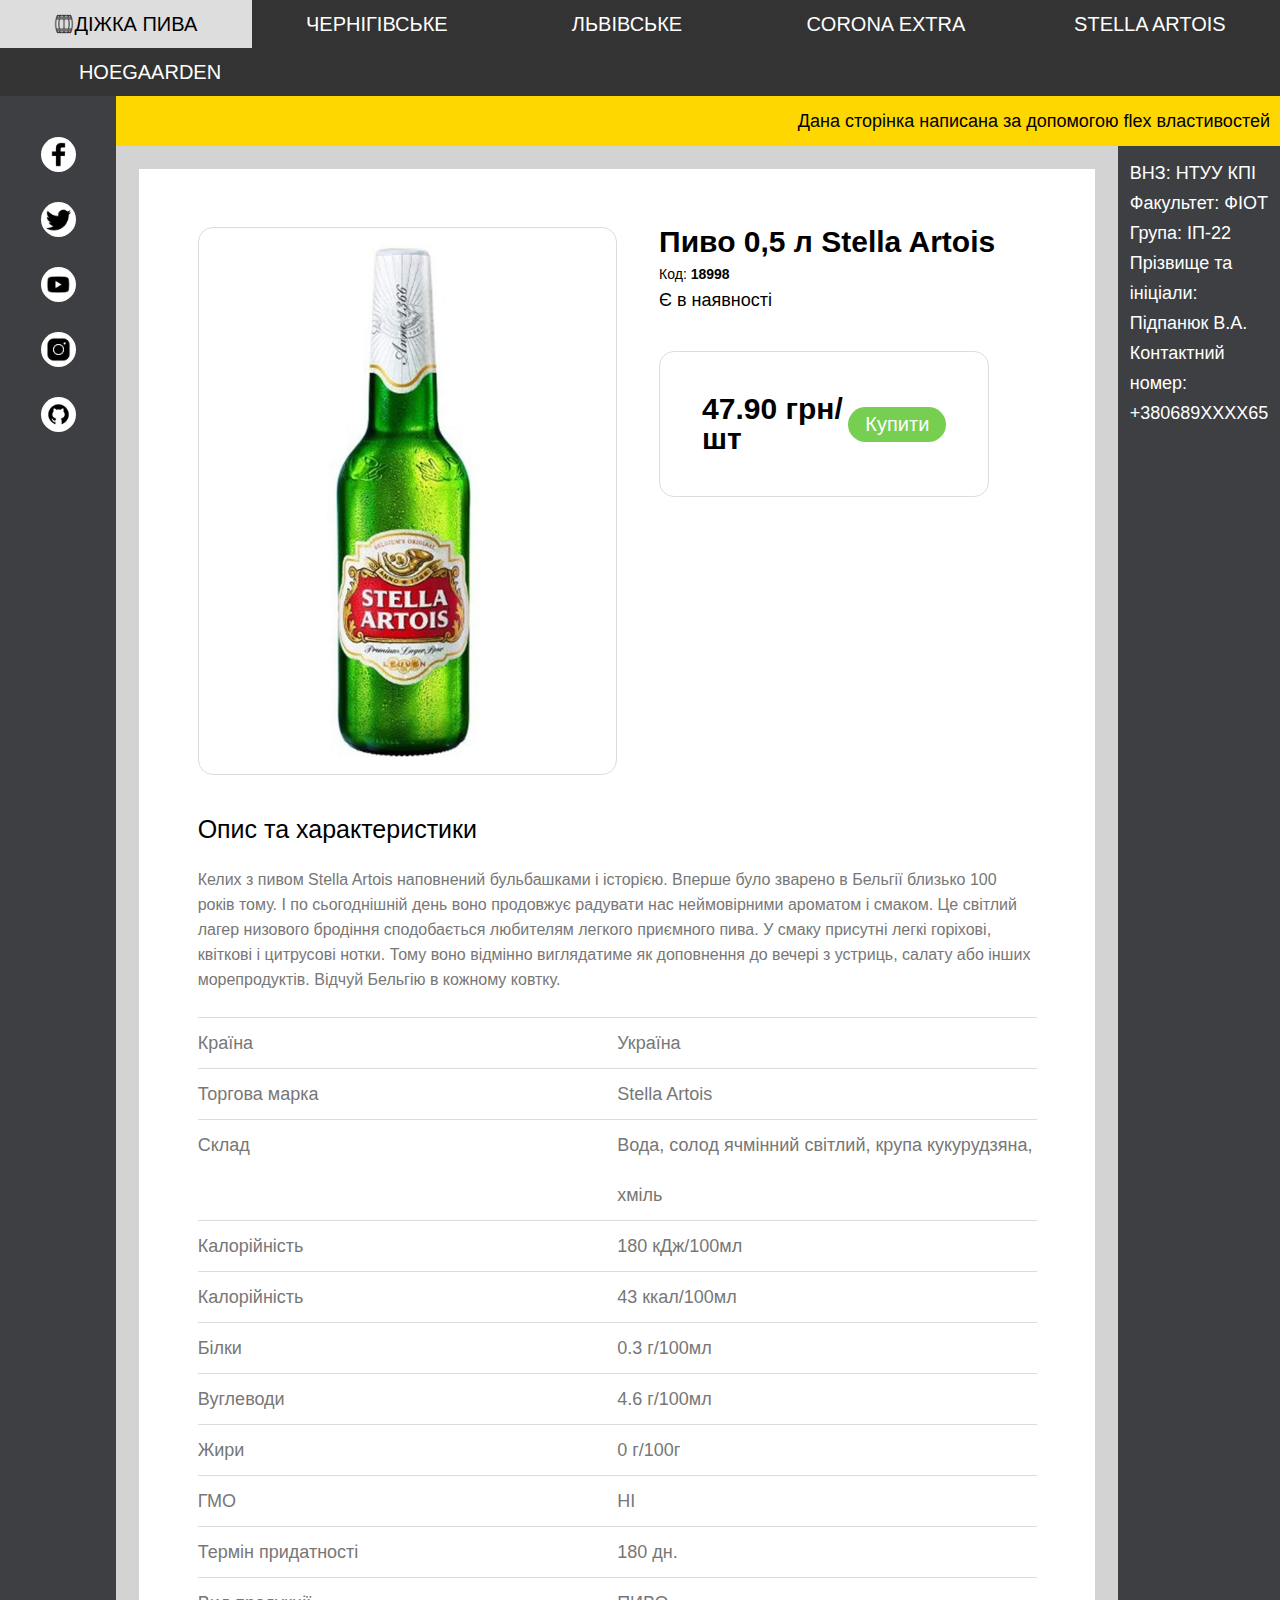
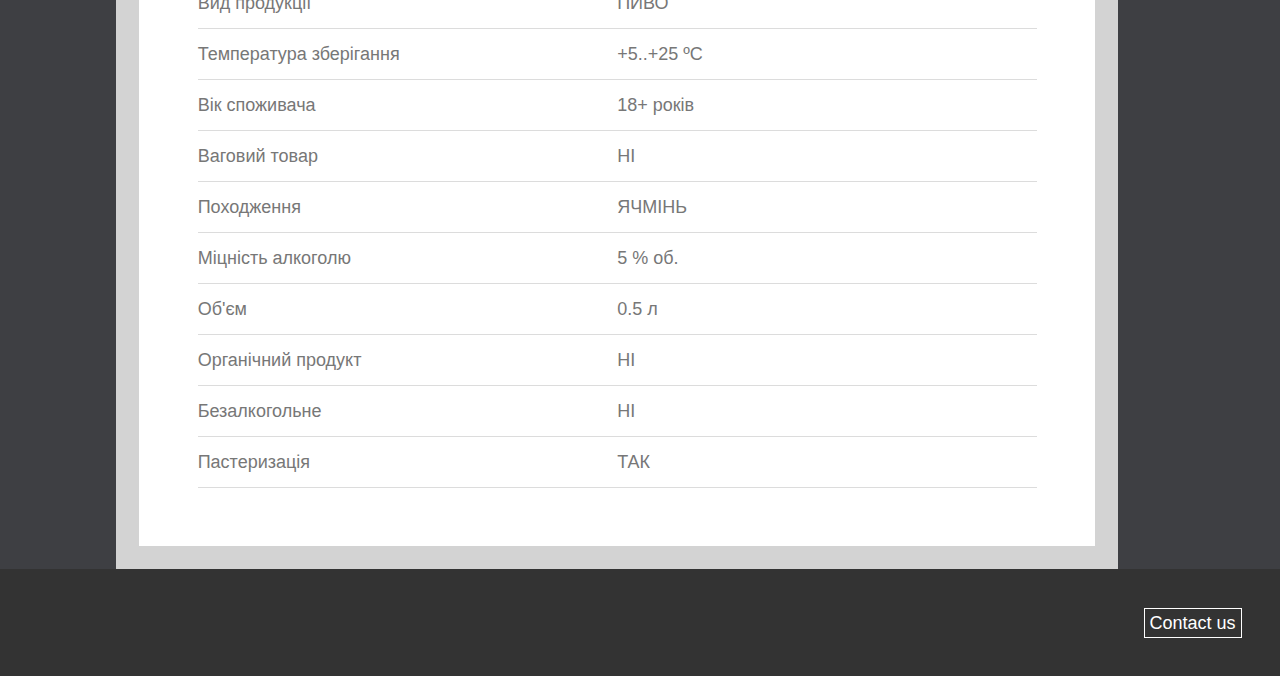
<file: stella_artois.html>
<!DOCTYPE html>
	<head>
		<title>title</title>
		<link rel="stylesheet" href="css/side_pages_style.css" />
		<meta http-equiv="Content-type" content="text/html;charset=UTF-8" />
	</head>
	<body>
		<div class="content">
			<div class="navbar">
					<a href="index.html"><img src="img/icons8-wooden-beer-keg-100.png" alt="#">ДІЖКА ПИВА</a>
					<a href="chernihivske.html">ЧЕРНІГІВСЬКЕ</a>
					<a href="lvivske.html">ЛЬВІВСЬКЕ</a>
					<a href="corona.html">CORONA EXTRA</a>
					<a href="stella_artois.html">STELLA ARTOIS</a>
					<a href="hoegaarden.html">HOEGAARDEN</a>
			</div>
			<div class="row">
				<div class="block2">
					<a class="icon" href="https://uk-ua.facebook.com/">
						<img src="img/icons8-facebook-500.png" alt="#">
					</a>
					<a class="icon" href="https://twitter.com/" target="_blank">
						<img src="img/icons8-twitter-500.png" alt="#">
					</a>
					<a class="icon" href="https://www.youtube.com/" target="_blank">
						<img src="img/icons8-youtube-500.png" alt="#">
					</a>
					<a class="icon" href="https://www.instagram.com/" target="_blank">
						<img src="img/icons8-instagram-500.png" alt="#">
					</a>
					<a class="icon" href="https://github.com/" target="_blank">
						<img src="img/icons8-github-512.png" alt="#">
					</a>

				</div>
				<div class="column">
					<div class="block3">
						Дана сторінка написана за допомогою flex властивостей
					</div>
					<div class="row">
						<div class="block4">
							<div class="row">
							<img src="img/Stella_Artois.jpg" alt="#">
							<div class="column">
								<h1><b>Пиво 0,5 л Stella Artois</b></h1>
								<div class="code">Код: <b>18998</b></div>
								<div class="availability">
									Є в наявності
								</div>
								<div class="price">
									<b>47.90 грн/шт</b>
									<a href="#">Купити</a>
								</div>
							</div>
							</div>
								<div class="description">
									<h2><b>Опис та характеристики</b></h2>
									<br>
Келих з пивом Stella Artois наповнений бульбашками і історією. Вперше було зварено в Бельгії близько 100 років тому. І по сьогоднішній день воно продовжує радувати нас неймовірними ароматом і смаком. Це світлий лагер низового бродіння сподобається любителям легкого приємного пива. У смаку присутні легкі горіхові, квіткові і цитрусові нотки. Тому воно відмінно виглядатиме як доповнення до вечері з устриць, салату або інших морепродуктів. Відчуй Бельгію в кожному ковтку.									<br>
								<br>
								</div>
								
								<div class="characteristic_item">
									<div class="characteristic_name">Країна</div>
									<div class="characteristic_value">Україна</div>
								</div>
								<div class="characteristic_item">
									<div class="characteristic_name">Торгова марка</div>
									<div class="characteristic_value">Stella Artois</div>
								</div>
								<div class="characteristic_item">
									<div class="characteristic_name">Склад</div>
									<div class="characteristic_value">Вода, солод ячмінний світлий, крупа кукурудзяна, хміль</div>
								</div>
								<div class="characteristic_item">
									<div class="characteristic_name">Калорійність</div>
									<div class="characteristic_value">180 кДж/100мл</div>
								</div>
								<div class="characteristic_item">
									<div class="characteristic_name">Калорійність</div>
									<div class="characteristic_value">43 ккал/100мл</div>
								</div>
								<div class="characteristic_item">
									<div class="characteristic_name">Білки</div>
									<div class="characteristic_value">0.3 г/100мл</div>
								</div>
								<div class="characteristic_item">
									<div class="characteristic_name">Вуглеводи</div>
									<div class="characteristic_value">4.6 г/100мл</div>
								</div>
								<div class="characteristic_item">
									<div class="characteristic_name">Жири</div>
									<div class="characteristic_value">0 г/100г</div>
								</div>
								<div class="characteristic_item">
									<div class="characteristic_name">ГМО</div>
									<div class="characteristic_value">НІ</div>
								</div>
								<div class="characteristic_item">
									<div class="characteristic_name">Термін придатності</div>
									<div class="characteristic_value">180 дн.</div>
								</div>
								<div class="characteristic_item">
									<div class="characteristic_name">Вид продукції</div>
									<div class="characteristic_value">ПИВО</div>
								</div>
								<div class="characteristic_item">
									<div class="characteristic_name">Температура зберігання</div>
									<div class="characteristic_value">+5..+25 ºC</div>
								</div>
								<div class="characteristic_item">
									<div class="characteristic_name">Вік споживача</div>
									<div class="characteristic_value">18+ років</div>
								</div>
								<div class="characteristic_item">
									<div class="characteristic_name">Ваговий товар</div>
									<div class="characteristic_value">НІ</div>
								</div>
								<div class="characteristic_item">
									<div class="characteristic_name">Походження</div>
									<div class="characteristic_value">ЯЧМІНЬ</div>
								</div>
								<div class="characteristic_item">
									<div class="characteristic_name">Міцність алкоголю</div>
									<div class="characteristic_value">5 % об.</div>
								</div>
								<div class="characteristic_item">
									<div class="characteristic_name">Об'єм</div>
									<div class="characteristic_value">0.5 л</div>
								</div>
								<div class="characteristic_item">
									<div class="characteristic_name">Органічний продукт</div>
									<div class="characteristic_value">НІ</div>
								</div>
								<div class="characteristic_item">
									<div class="characteristic_name">Безалкогольне</div>
									<div class="characteristic_value">НІ</div>
								</div>
								<div class="characteristic_item">
									<div class="characteristic_name">Пастеризація</div>
									<div class="characteristic_value">ТАК</div>
								</div>
								<div class="characteristic_item">
									<div class="characteristic_name"></div>
									<div class="characteristic_value"></div>
								</div>
						</div>
						<div class="block5">
							<div class="contacts">
								<ul>
									<li>ВНЗ: НТУУ КПІ</li>
									<li>Факультет: ФІОТ</li>
									<li>Група: ІП-22</li>
									<li>Прізвище та ініціали: Підпанюк В.А.</li>
									<li>Контактний номер: +380689ХХХХ65</li>
								</ul>
							</div>
						</div>
					</div>
				</div>
			</div>
			<div class="footer">
				<div class="footer_item">
					Contact us
				</div>
			</div>
	</body>
</html>
</file>
<file: css/style.css>
@charset "UTF-8";
* {
  padding: 0;
  margin: 0;
  border: 0;
}

*, *:before, *:after {
  -webkit-box-sizing: border-box;
  box-sizing: border-box;
}

:focus, :active {
  outline: none;
}

a:focus, a:active {
  outline: none;
}

nav, footer, header, aside {
  display: block;
}

html, body {
  height: 100%;
  width: 100%;
  font-size: 100%;
  line-height: 1;
  font-size: 14px;
  -ms-text-size-adjust: 100%;
  -moz-text-size-adjust: 100%;
  -webkit-text-size-adjust: 100%;
}

input, button, textarea {
  font-family: inherit;
}

input::-ms-clear {
  display: none;
}

button {
  cursor: pointer;
}

button::-moz-focus-inner {
  padding: 0;
  border: 0;
}

a, a:visited {
  text-decoration: none;
}

a:hover {
  text-decoration: none;
}

ul li {
  list-style: none;
}

img {
  vertical-align: top;
}

h1, h2, h3, h4, h5, h6 {
  font-size: inherit;
  font-weight: inherit;
}

/*--------------------*/
body {
  background-color: lightgray;
  font-family: arial;
  margin: 0;
}


.content{
  width: 100%;
  height: 100%;
  display: flex;
  flex-direction: column;
  font-size: 18px;
}



.navbar {
  font-size: 20px;
  top: 0;
  position: sticky;
  background-color: #333;
  color: white;  
  display: flex;
  text-align: center;
  align-items: center;
  justify-content: space-between;

  flex-wrap: wrap;
}

.navbar a{
  min-width: 250px;
  max-width: 300px;
  flex-grow: 1;
  color: white;
  padding: 14px 20px;
  text-decoration: none;
}

.navbar a:hover {
  background-color: #ddd;
  color: black;
}

.navbar img{
  color: white;
  height: 20px;
  width: 20px;
}
.row{
  display: flex;
  flex-direction: row;
  flex:1;
}

.column{
  display: flex;
  flex-direction: column;
  flex-grow: 1;
}

.block2 {
  width: 15%;
  display: flex;
  flex-direction: column;
  align-items: center;
  padding: 2%;
  background-color: #3E3F43;
}

.block2 a{
  margin: 15px;
  display: flex;
  justify-content: center;
  align-items: center;
  background-color: #fff;
  border-radius: 17.5px;
  height: 35px;
  width: 35px;
}
.block2 img{
  height: 25px;
  width: 25px;
}

.block3{
  height: fit-content;
  background-color: gold;
  text-align: right;
  line-height: 30px;
  padding: 10px;
}

.block4 {
  margin: 2%;
  background-color: white;
  display: flex;
  flex-direction: column;
}

.block4 img{
  width: 100%;
}

.main_text {
  line-height: 25px;
  display: flex;
  padding: 4%;
  flex-wrap: wrap;
}

.main_text1{
  width: 40%;
  min-width: 250px;
  padding: 20px;
  display: flex;
  flex-direction: column;
}

.main_text2{
  width: 60%;
  min-width: 250px;
  padding: 20px;
  display: flex;
  flex-direction: column;
}

.main_text1 b{
  font-weight: normal;
}
.main_text2 b{
  font-weight: normal;
}

.main_text1 h1{
  font-size: 30px;
}
.main_text2 h1{
  font-size: 30px;
}

.block5 {
  font-size: 100%;
  background-color: white;
  width: 20%;
  background-color: #3E3F43;
  padding: 1%;
  color: #fff;
  line-height: 30px;
  overflow-wrap: break-word;
}


.footer{
  background-color: #333;
  bottom: 0;
  color: white;
  display: flex;
  justify-content: end;
  padding: 3%;
}


.footer_item{
  padding: 5px;
  border: 1px solid white;
}
</file>
<file: css/side_pages_style.css>
@charset "UTF-8";
* {
  padding: 0;
  margin: 0;
  border: 0;
}

*, *:before, *:after {
  -webkit-box-sizing: border-box;
  box-sizing: border-box;
}

:focus, :active {
  outline: none;
}

a:focus, a:active {
  outline: none;
}

nav, footer, header, aside {
  display: block;
}

html, body {
  height: 100%;
  width: 100%;
  font-size: 100%;
  line-height: 1;
  font-size: 14px;
  -ms-text-size-adjust: 100%;
  -moz-text-size-adjust: 100%;
  -webkit-text-size-adjust: 100%;
}

input, button, textarea {
  font-family: inherit;
}

input::-ms-clear {
  display: none;
}

button {
  cursor: pointer;
}

button::-moz-focus-inner {
  padding: 0;
  border: 0;
}

a, a:visited {
  text-decoration: none;
}

a:hover {
  text-decoration: none;
}

ul li {
  list-style: none;
}

img {
  vertical-align: top;
}

h1, h2, h3, h4, h5, h6 {
  font-size: inherit;
  font-weight: inherit;
}

/*--------------------*/
body {
  background-color: lightgray;
  font-family: arial;
  margin: 0;
}

.content{
  overflow-wrap: break-word;
  width: 100%;
  height: 100%;
  display: flex;
  flex-direction: column;
  font-size: 18px;
}


.navbar {
  font-size: 20px;
  position: sticky;
  top: 0;
  z-index: 1;
  background-color: #333;
  color: white;  
  display: flex;
  text-align: center;
  align-items: center;
  justify-content: space-between;
  flex-wrap: wrap;
}

.navbar a{
  min-width: 250px;
  max-width: 300px;
  flex-grow: 1;
  color: white;
  padding: 14px 20px;
  text-decoration: none;
}
.navbar a:hover {
  background-color: #ddd;
  color: black;
}

.navbar img{
  color: white;
  height: 20px;
  width: 20px;
}

.row{
  display: flex;
  flex-direction: row;
  flex-grow: 1;
}

.column{
  display: flex;

  flex-direction: column;
  flex-grow: 1;
}

.block2 {
  width: 15%;
  display: flex;
  flex-direction: column;
  align-items: center;
  padding: 2%;
  background-color: #3E3F43;
}

.block2 a{
  margin: 15px;
  display: flex;
  justify-content: center;
  align-items: center;
  background-color: #fff;
  border-radius: 17.5px;
  height: 35px;
  width: 35px;
}
.block2 img{
  height: 25px;
  width: 25px;
}
.block3{
  height: fit-content;
  background-color: gold;
  text-align: right;
  line-height: 30px;
  padding: 10px;
}

.block4 {
  padding: 5%;
  margin: 2%;
  background-color: white;
  display: flex;
  flex-direction: column;
}

.block4 .column{
  width: 50%;
}
.block4 .row{
  flex-wrap: wrap;
}

.block4 img{
  border: 1px solid rgb(220, 220, 220);
  padding: 2%;
  border-radius: 15px;
  max-width: 50%;
  min-width: 200px;
}




.block4 h1, h2{
  font-size: 30px;
  margin-left: 10%;
}

.description{
  padding-top: 5%;
  display: flex;
  justify-content: start;
  flex-direction: column;
  font-size: 16px;
  font-weight: 200;
  line-height: 25px;
  color: #777;
}

.characteristic_item{
  border-top: 1px solid rgb(220, 220, 220);
  display: flex;
  color: #777;
  line-height: 50px;
}
.characteristic_name{
  width: 50%;
}
.characteristic_value{
  width: 50%;
}

.description h2{
  font-size: 25px;
  color: #000;
  margin: 0;
}


.code{
  margin-top: 10px;
  margin-left: 10%;
  font-size: 14px;
  font-weight: normal;
}

.availability{
  margin-top: 10px;
  margin-left: 10%;
}

.price{
  width: fit-content;
  border: 1px solid rgb(220, 220, 220);
  display: flex;
  justify-content: space-between;
  align-items: center;
  border-radius: 15px;
  margin: 10%;
  padding: 10%;
  margin-left: 10%;
}
.price b{
  font-size: 30px;
}

.price a{
  padding: 3%;
  padding-right: 7%;
  padding-left: 7%;
  font-size: 20px;
  border-radius: 20px;
  background-color: rgb(118, 207, 81);
}

.price a:visited{
  color: #fff;
}
.price a:link{
  color: #fff;
}

.price a:hover{
  background-color: rgb(64, 159, 57);
}

.price a:active{
  background-color: rgb(64, 200, 40);
}


.block5 {
  font-size: 100%;
  background-color: white;
  width: 20%;
  background-color: #3E3F43;
  padding: 1%;
  color: #fff;
  line-height: 30px;
  overflow-wrap: break-word;
}


.footer{
  background-color: #333;
  bottom: 0;
  color: white;
  display: flex;
  justify-content: end;
  padding: 3%;
}


.footer_item{
  padding: 5px;
  border: 1px solid white;
}
</file>
<file: css/side_pages_style_grid.css>
@charset "UTF-8";
/*Обнуление*/
* {
  padding: 0;
  margin: 0;
  border: 0;
}

*, *:before, *:after {
  -webkit-box-sizing: border-box;
  box-sizing: border-box;
}

:focus, :active {
  outline: none;
}

a:focus, a:active {
  outline: none;
}

nav, footer, header, aside {
  display: block;
}

html, body {
  height: 100%;
  width: 100%;
  font-size: 100%;
  line-height: 1;
  font-size: 14px;
  -ms-text-size-adjust: 100%;
  -moz-text-size-adjust: 100%;
  -webkit-text-size-adjust: 100%;
}

input, button, textarea {
  font-family: inherit;
}

input::-ms-clear {
  display: none;
}

button {
  cursor: pointer;
}

button::-moz-focus-inner {
  padding: 0;
  border: 0;
}

a, a:visited {
  text-decoration: none;
}

a:hover {
  text-decoration: none;
}

ul li {
  list-style: none;
}

img {
  vertical-align: top;
}

h1, h2, h3, h4, h5, h6 {
  font-size: inherit;
  font-weight: inherit;
}

/*--------------------*/
body {
  background-color: lightgray;
  font-family: arial;
  margin: 0;
}

.content {
  width: fit-content;
  display: grid;
  grid-template-columns: 8.25% auto 11.5%;
  grid-template-rows: auto fit-content auto;
  font-size: 18px;
}

.navbar {
  position: sticky;
  top: 0;
  width: 100%;
  height: auto;
  display: grid;
  grid-template-columns: repeat(auto-fill, minmax(250px, 1fr));
  grid-auto-flow: row;
  font-size: 20px;
  background-color: #333;
  color: white;
  grid-column: 1/4;
}

.navbar img{
  color: white;
  height: 20px;
  width: 20px;
}

.navbar a{
  color: white;
  padding: 14px 0px;
  text-decoration: none;
  text-align: center;
}

.navbar a:hover {
  background-color: #ddd;
  color: black;
}


.home_button img {
  color: white;
  height: 20px;
  width: 20px;
}

.block2 {
  grid-row: 2/4;
  width: 100%;
  min-width: fit-content;
  padding: 5%;
  background-color: #3E3F43;
}

.block2 a {
  display: grid;
  justify-content: center;
  align-items: center;
  background-color: #fff;
  border-radius: 17.5px;
  width: 35px;
  height: 35px;
  margin: 28% 35%;
}

.block2 img {
  height: 25px;
  width: 25px;
}

.block3 {
  font-size: 18px;
  grid-column: 2/4;
  padding: 10px;
  line-height: 30px;
  background-color: gold;
  text-align: right;
}

.block4 {
  grid-row: 3/4;
  display: grid;
  grid-template-columns: 1fr 1fr;
  padding: 5%;
  margin: 2%;
  background-color: white;
}



.block4 img{
  grid-column: 1/2;
  border: 1px solid rgb(220, 220, 220);
  padding: 2%;
  width: 100%;
  border-radius: 15px;
}

.block4 .column_item{
  grid-column: 2/3;
}

.block4 h1, h2{
  font-size: 30px;
  margin-left: 10%;
}

.block4 h1{
}

.description{

  grid-column: 1/3;
  padding-top: 5%;
  justify-content: start;
  flex-direction: column;
  font-size: 16px;
  font-weight: 200;
  line-height: 25px;
  color: #777;
}

.characteristic_item{
  grid-column: 1/3;
  border-top: 1px solid rgb(220, 220, 220);
  color: #777;
  line-height: 50px;
  display: grid;

  grid-template-columns: 1fr 1fr;
}
.characteristic_name{
  grid-column: 1/2;
  width: 50%;
}
.characteristic_value{
  grid-column: 2/3;
  width: 50%;
}

.description h2{
  font-size: 25px;
  color: #000;
  margin: 0;
}


.code{
  margin-top: 10px;
  margin-left: 10%;
  font-size: 14px;
  font-weight: normal;
}

.availability{
  margin-top: 10px;
  margin-left: 10%;
}

.price{
  border: 1px solid rgb(220, 220, 220);
  border-radius: 15px;
  margin: 10%;
  padding: 10%;
  margin-left: 10%;
}
.price b{
  font-size: 30px;
}

.price a{
  padding: 3%;
  padding-right: 7%;
  padding-left: 7%;
  font-size: 20px;
  border-radius: 20px;
  background-color: rgb(118, 207, 81);
}

.price a:visited{
  color: #fff;
}
.price a:link{
  color: #fff;
}

.price a:hover{
  background-color: rgb(64, 159, 57);
}

.price a:active{
  background-color: rgb(64, 200, 40);
}

.block5 {

  flex-direction: none;
  font-size: 18px;
  grid-row: 3/4;
  font-size: 100%;
  color: white;
  background-color: #3E3F43;
  padding: 10%;
  color: #fff;
  line-height: 30px;
  overflow-wrap: break-word;
}


.footer{
  background-color: #333;
  color: white;
  grid-column: 1/4;
  padding: 3%;
  display: grid;

}


.footer_item{
  align-self: end;
  justify-self: end;
/*  text-align: right;*/
  padding: 5px;
  border: 1px solid white;
}
</file>
<file: css/side_pages_style_table.css>
@charset "UTF-8";
/*Обнуление*/
* {
  padding: 0;
  margin: 0;
  border: 0;
}

*, *:before, *:after {
  -webkit-box-sizing: border-box;
  box-sizing: border-box;
}

:focus, :active {
  outline: none;
}

a:focus, a:active {
  outline: none;
}

nav, footer, header, aside {
  display: block;
}

html, body {
  height: 100%;
  width: 100%;
  font-size: 100%;
  line-height: 1;
  font-size: 14px;
  -ms-text-size-adjust: 100%;
  -moz-text-size-adjust: 100%;
  -webkit-text-size-adjust: 100%;
}

input, button, textarea {
  font-family: inherit;
}

input::-ms-clear {
  display: none;
}

button {
  cursor: pointer;
}

button::-moz-focus-inner {
  padding: 0;
  border: 0;
}

a, a:visited {
  text-decoration: none;
}

a:hover {
  text-decoration: none;
}

ul li {
  list-style: none;
}

img {
  vertical-align: top;
}

h1, h2, h3, h4, h5, h6 {
  font-size: inherit;
  font-weight: inherit;
}

/*--------------------*/
body {
  background-color: lightgray;
  font-family: arial;
  margin: 0;
}

.content {
  width: fit-content;
  height: fit-content;
  font-size: 18px;
  overflow-wrap: break-word;
}

table{
  border-collapse: collapse;
}

.navbar {
  position: sticky;
  top: 0;
  width: 100%;
  height: fit-content;
  font-size: 20px;
  background-color: #333;
  color: white;
  table-layout: fixed;
}

.navbar img{
  color: white;
  height: 20px;
  width: 20px;
}



.navbar a {
  display: inline-block;
  color: white;
  width: 16.35%;
  min-width: 200px;
  max-width: 300px;
  padding: 14px 20px;
  text-decoration: none;
  text-align: center;
}

.navbar a:hover {
  background-color: #ddd;
  color: black;
}


.navbar img {
  color: white;
  height: 20px;
  width: 20px;
}

.block2 {
  width: 15%;
  vertical-align: top;
  width: 10%;
  padding: 1.5%;
  background-color: #3E3F43;
}

.block2 tr{
  width: 20%;
}

.block2 a {
  margin: 15px;
  justify-content: center;
  align-items: center;
  border-radius: 20px;
  height: 40px;
  width: 40px;
  margin-top: 20px;
  margin: 20px;
}

.block2 img {
  background-color: #fff;
  padding: 5px;
  border-radius: 20px;
  height: 40px;
  width: 40px;
  margin-top: 20px;
  margin: 20px;
}

.block3 {
  height: fit-content;
  padding: 20px;
  background-color: gold;
  text-align: right;
}

.block4 {
  min-width: 80%;
  width: fit-content;
  margin: 30px;
  padding: 5%;
  background-color: white;
}

.block4 img{
  border: 1px solid rgb(220, 220, 220);
  padding: 2%;
  border-radius: 15px;
}

.block4 img{
  width: 100%;
  height: auto;
}

.description_head{
  vertical-align: top;
  min-width: 150px;
  width: 50%;
  margin: 2%;
}


.block4 h1, h2{
  font-size: 30px;
  margin-left: 10%;
}

.block4 h1{
}

.description{

  padding-top: 5%;
  justify-content: start;
  flex-direction: column;
  font-size: 16px;
  font-weight: 200;
  line-height: 25px;
  color: #777;
}

.characteristic_item{
  border-top: 1px solid rgb(220, 220, 220);
  color: #777;
  line-height: 50px;
}
.characteristic_name{
  width: 50%;
}
.characteristic_value{
  width: 50%;
}

.description h2{
  font-size: 25px;
  color: #000;
  margin: 0;
}


.code{
  margin-top: 10px;
  margin-left: 10%;
  font-size: 14px;
  font-weight: normal;
}

.availability{
  margin-top: 10px;
  margin-left: 10%;
}

.price{
  border: 1px solid rgb(220, 220, 220);
  border-radius: 15px;
  margin: 10%;
  padding: 10%;
  margin-left: 10%;
}
.price b{
  font-size: 30px;
  padding: 10px;
}

.price a{
  padding: 3%;
  padding-right: 7%;
  padding-left: 7%;
  font-size: 20px;
  border-radius: 20px;
  background-color: rgb(118, 207, 81);
}

.price a:visited{
  color: #fff;
}
.price a:link{
  color: #fff;
}

.price a:hover{
  background-color: rgb(64, 159, 57);
}

.price a:active{
  background-color: rgb(64, 200, 40);
}


.block5 {
  vertical-align: top;
  font-size: 100%;
  background-color: white;
  width: 10%;
  background-color: #3E3F43;
  padding: 1%;
  color: #fff;
  line-height: 30px;
  overflow-wrap: break-word;
}


.footer{
  background-color: #333;
  color: white;
  padding: 3%;
}


.footer_item{
  text-align: right;
  right: 0;
  align-self: end;
  justify-self: end;
  padding: 5px;
  border: 1px solid white;
}
</file>
